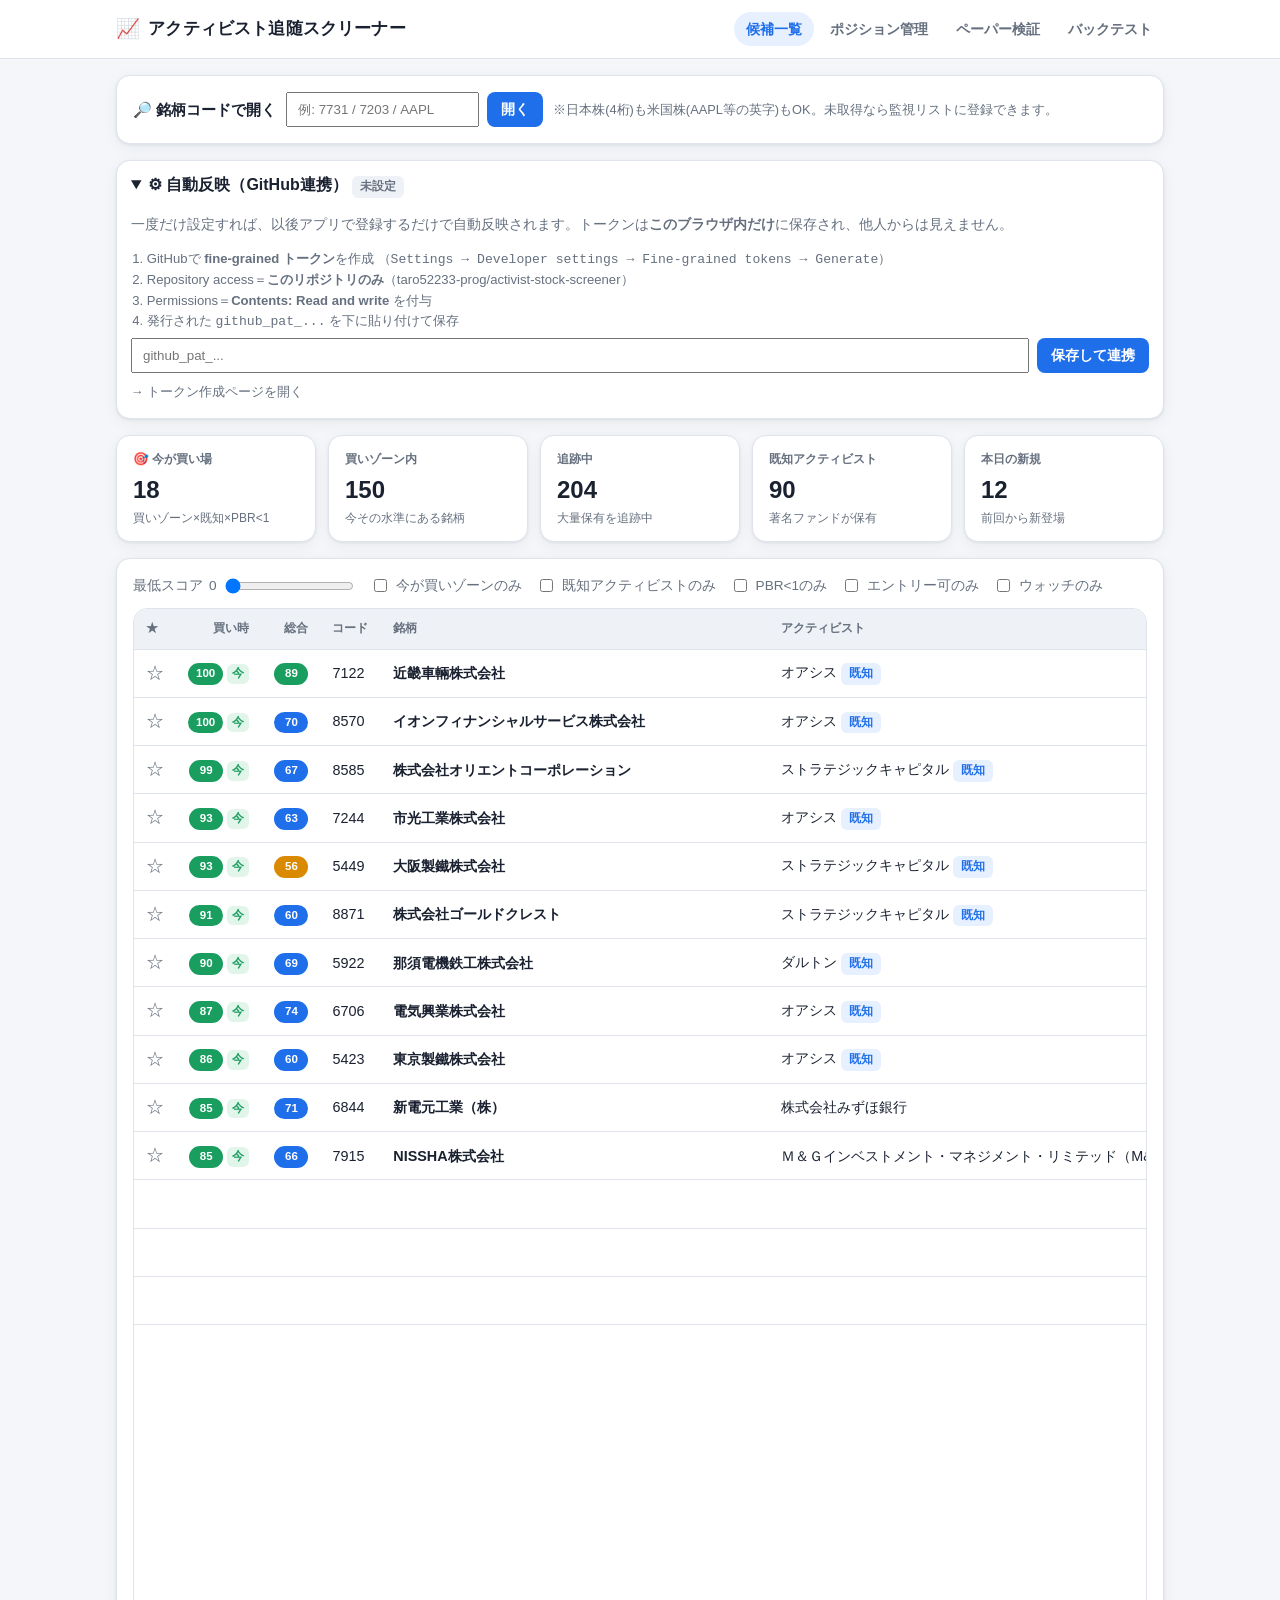
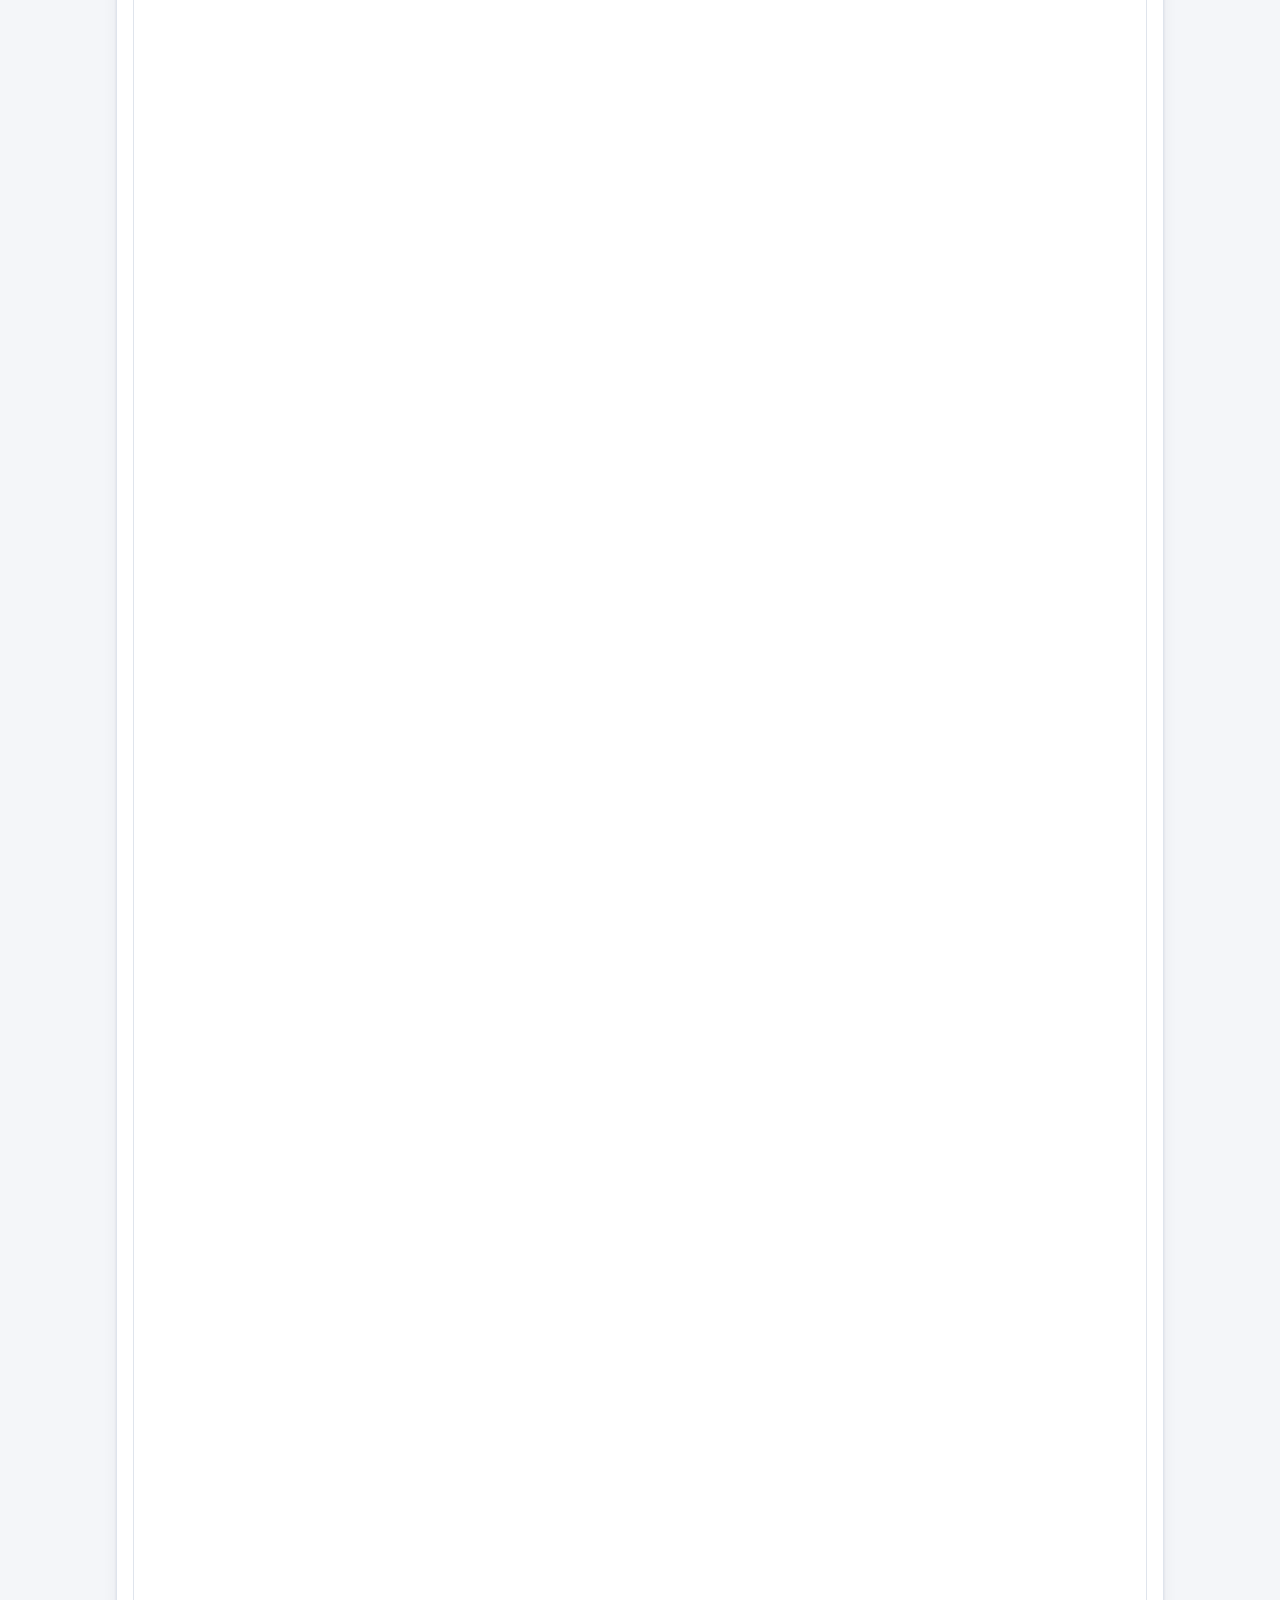
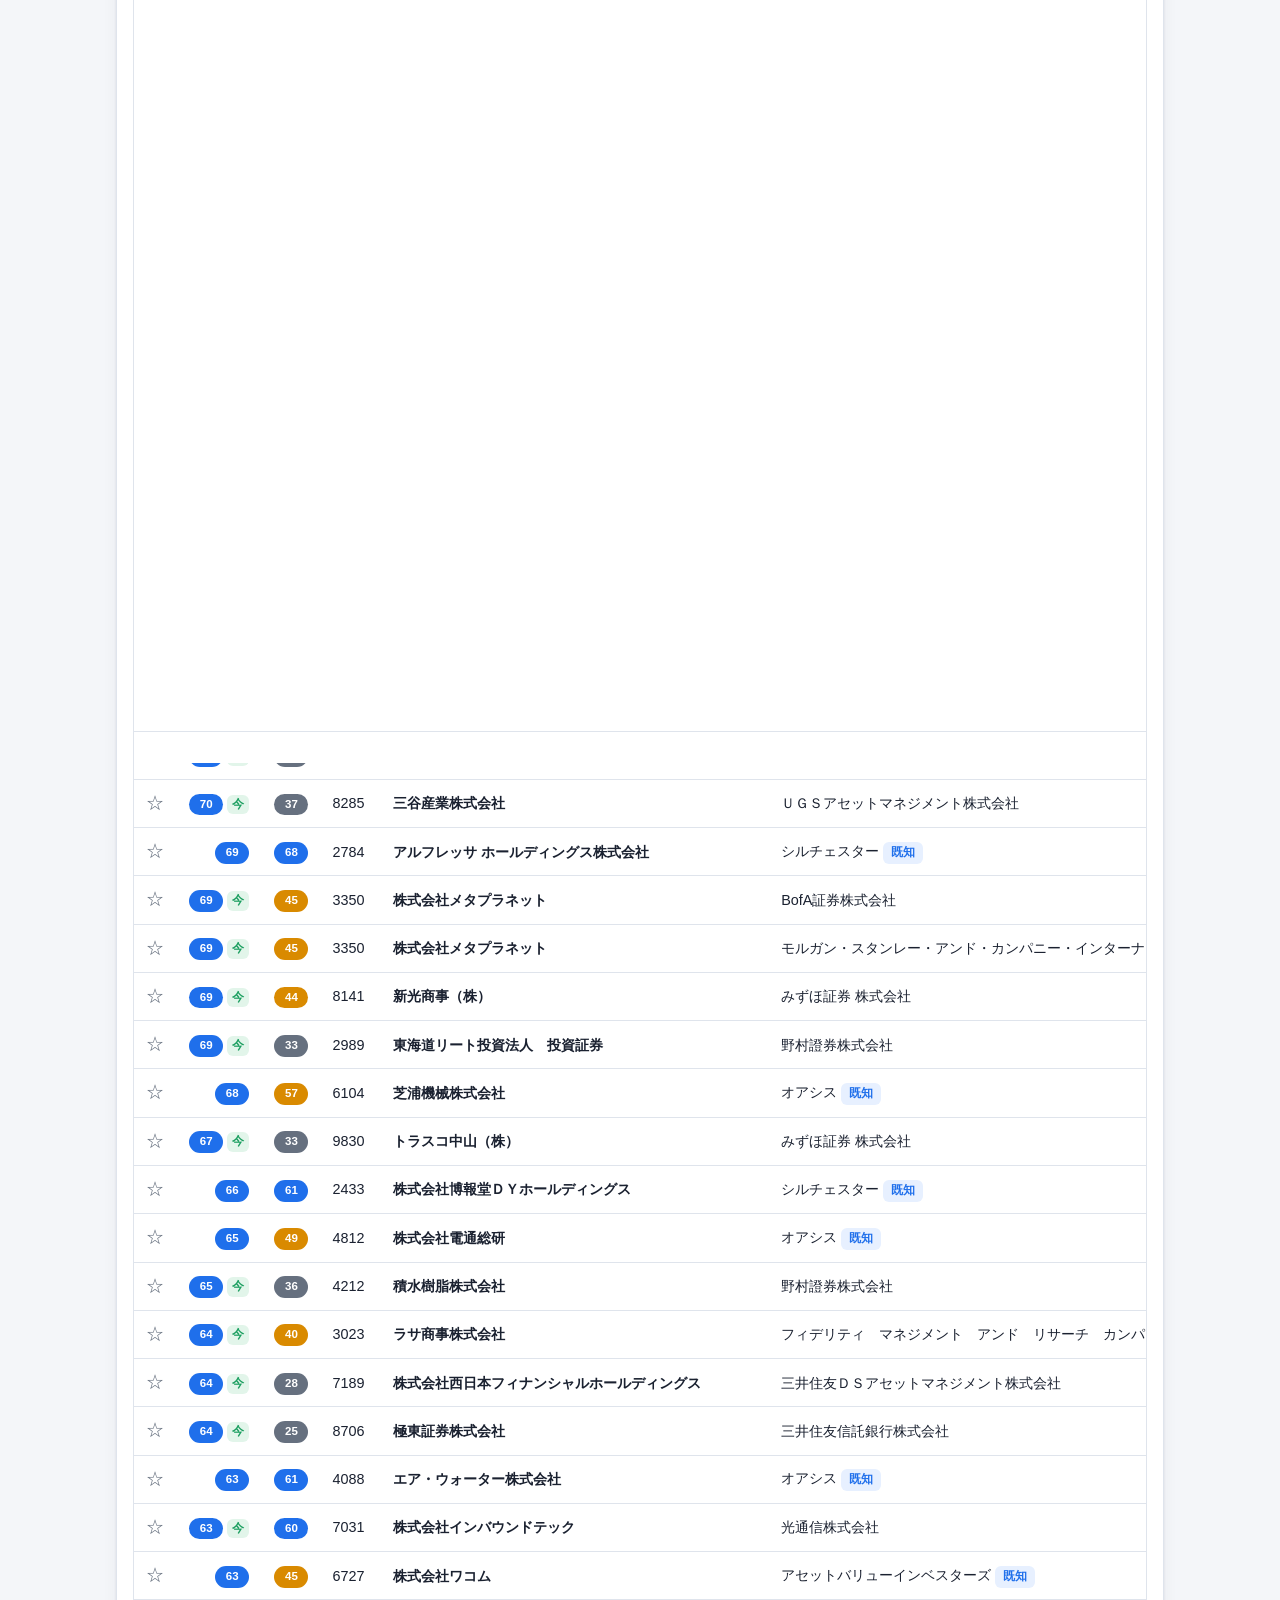
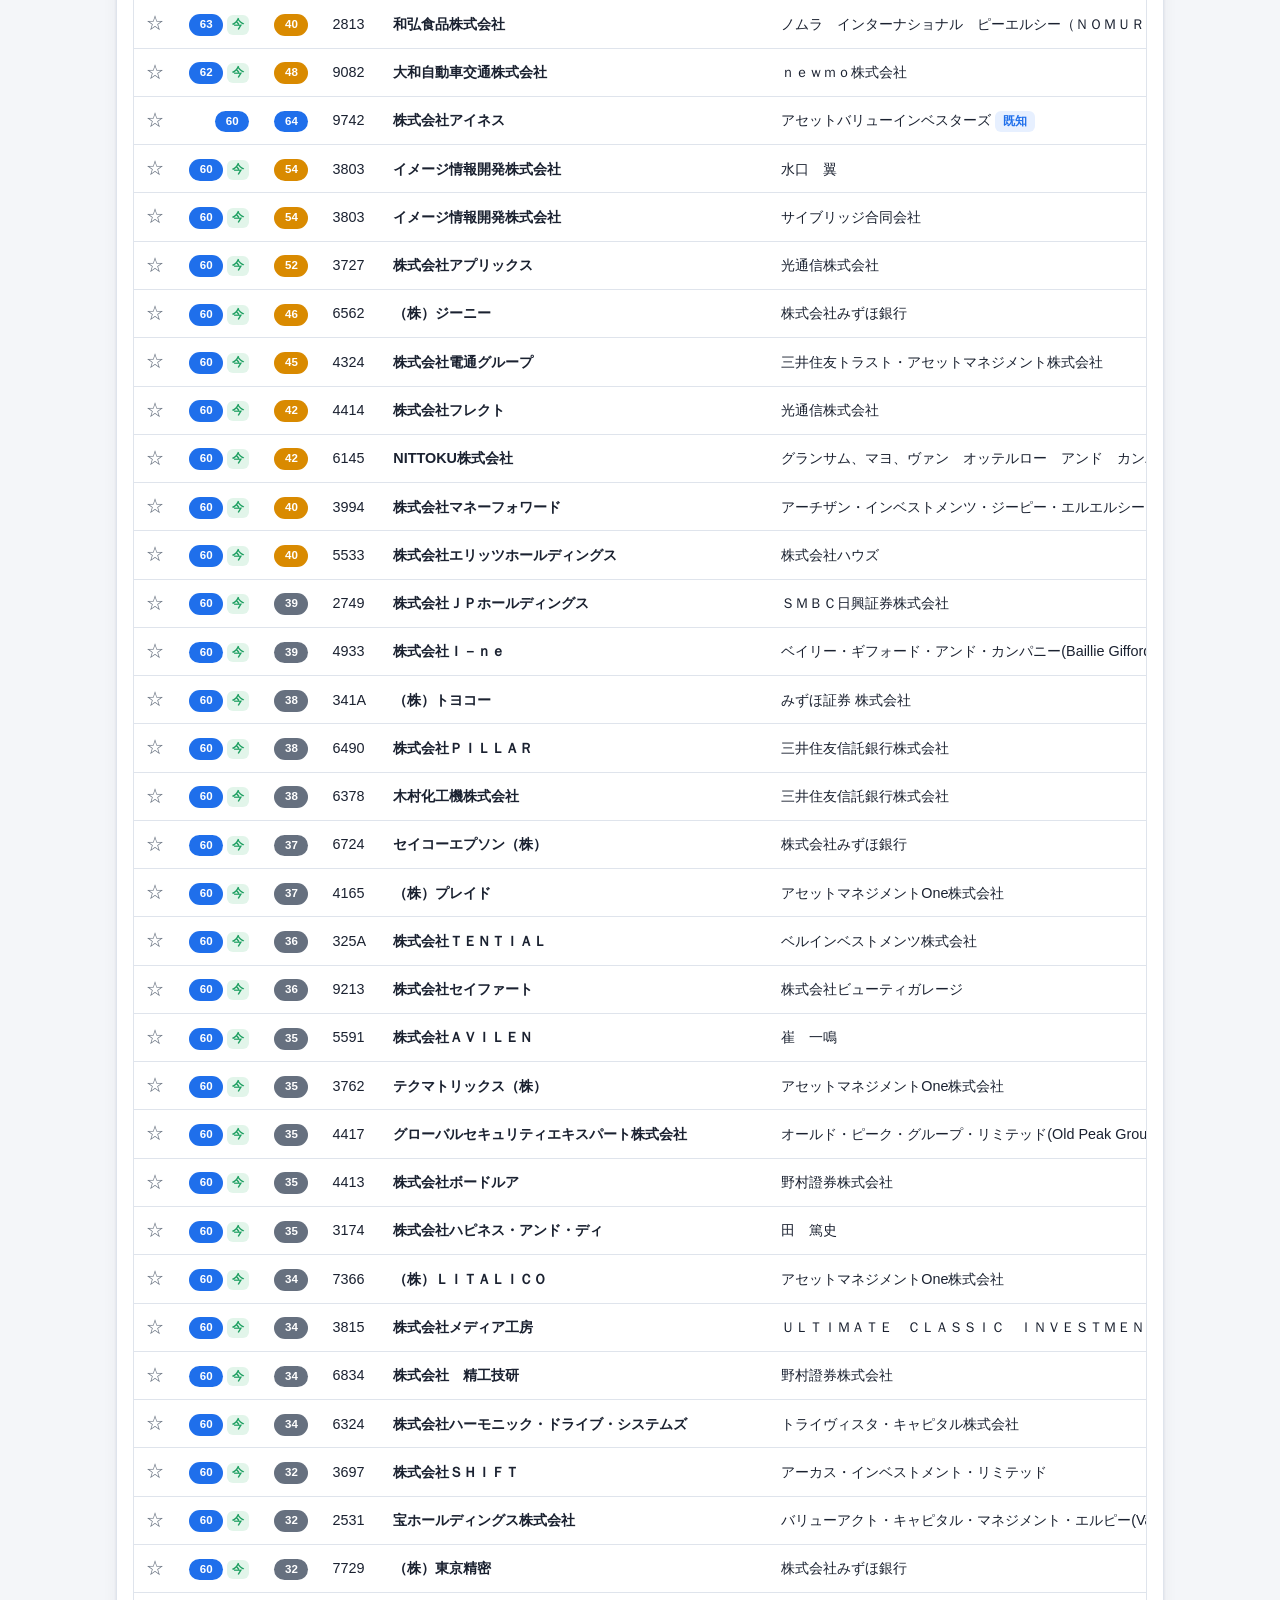
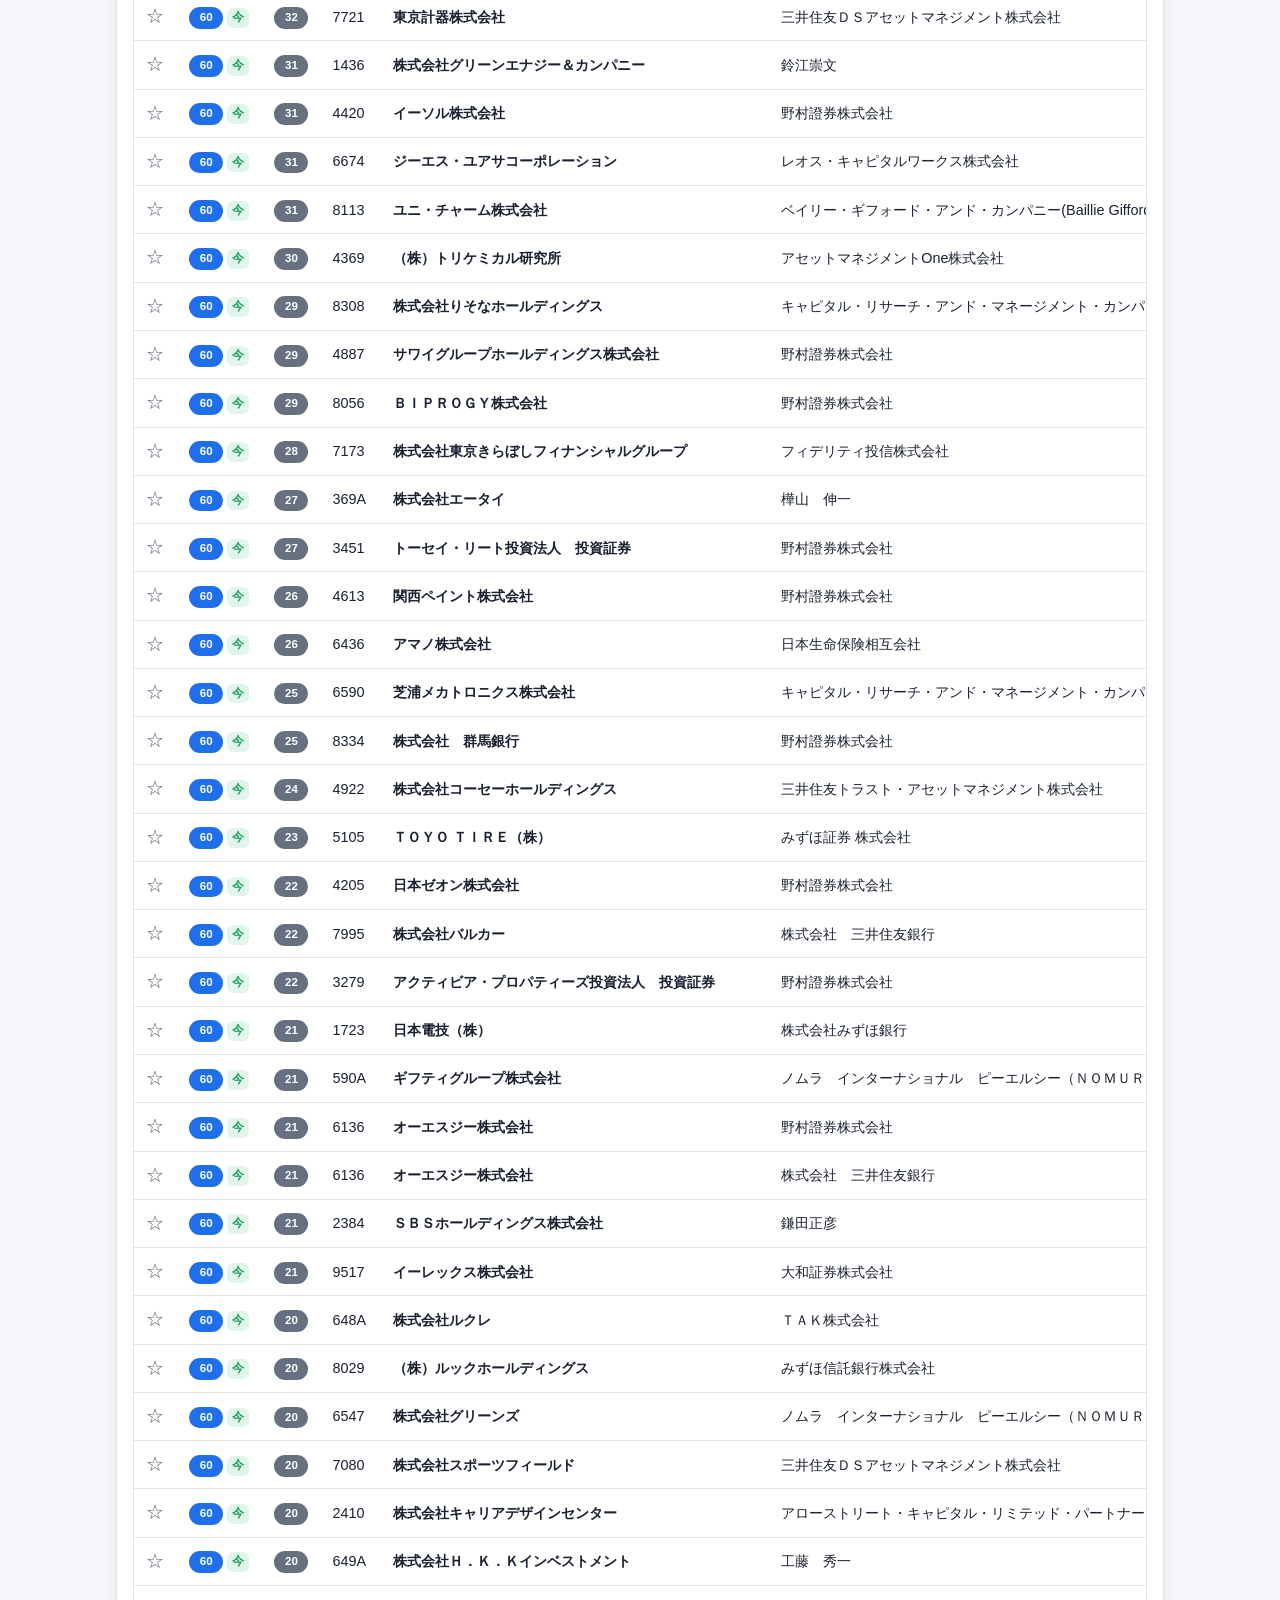
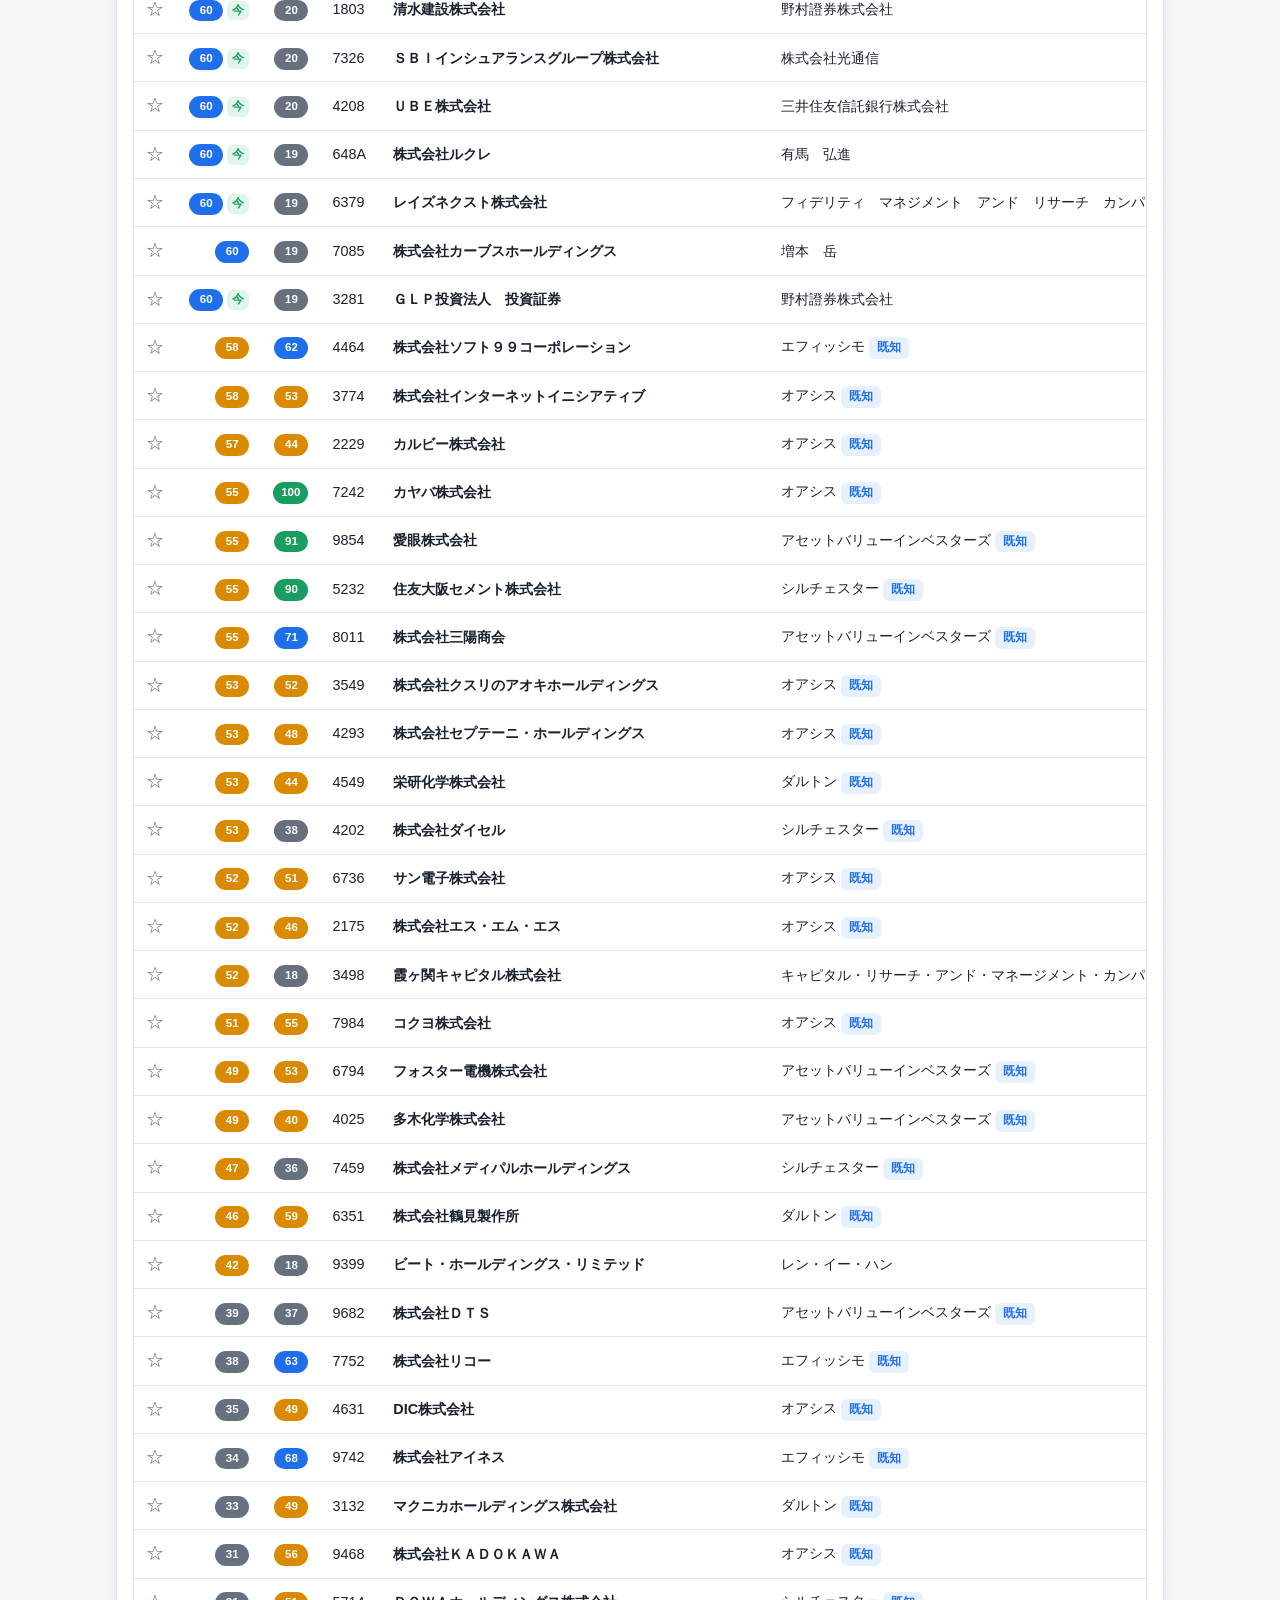
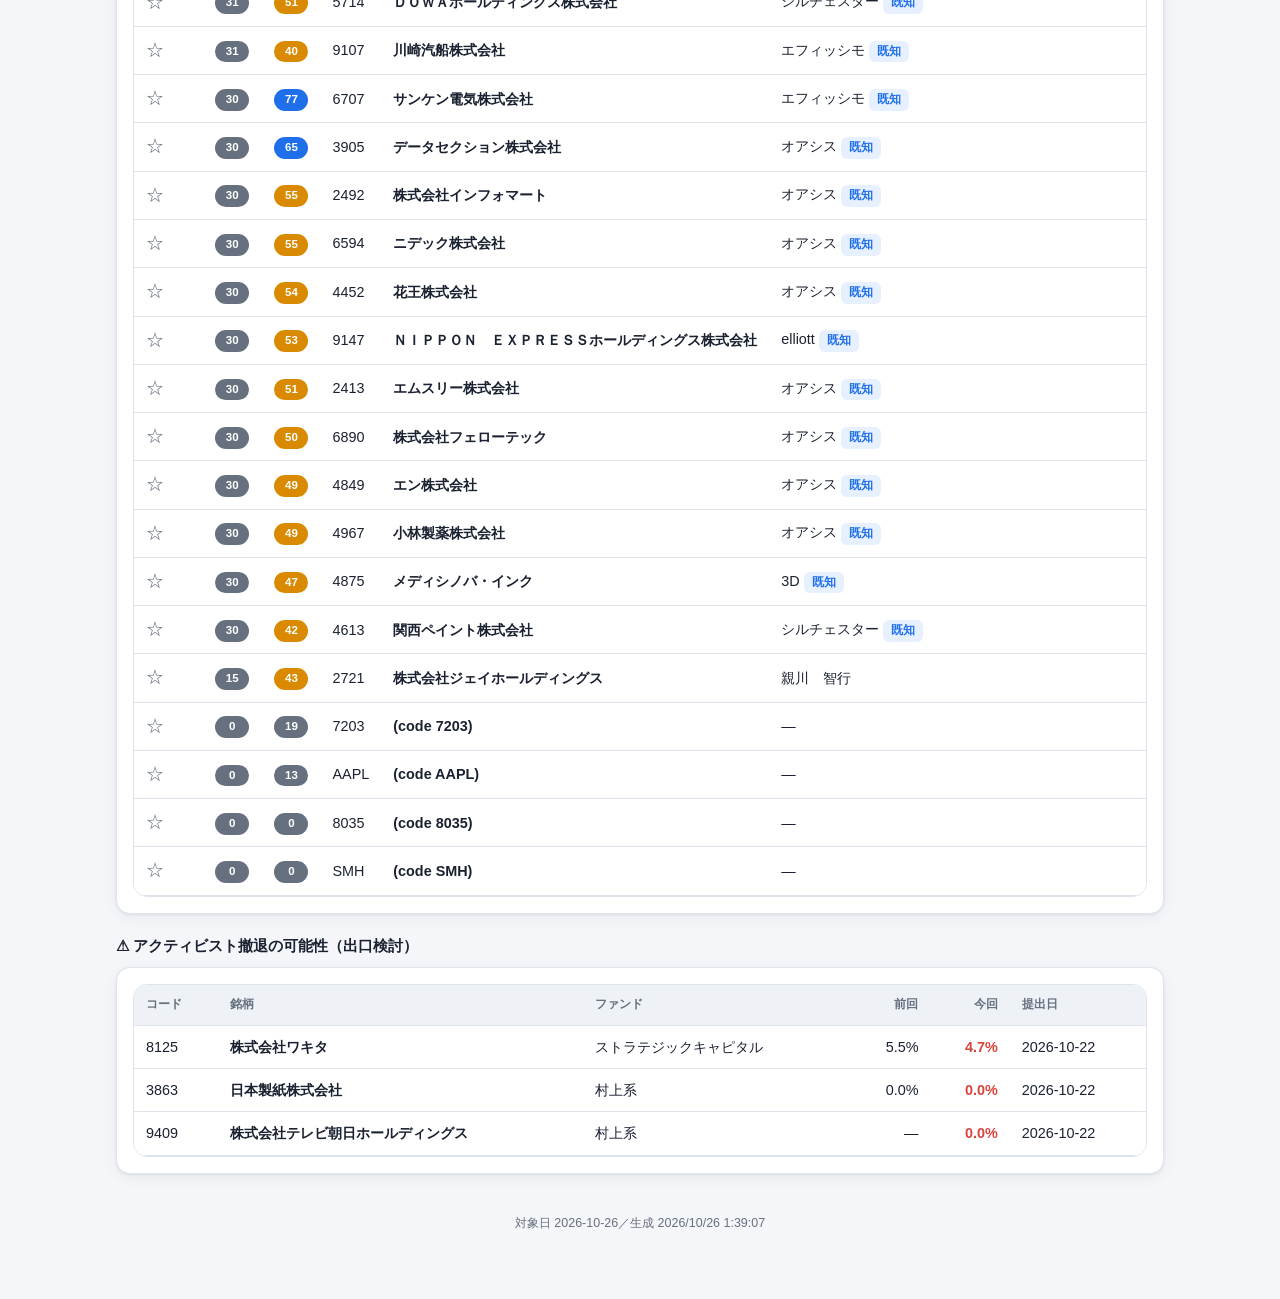
<file: docs/index.html>
<!DOCTYPE html>
<html lang="ja">
<head>
  <meta charset="utf-8" />
  <meta name="viewport" content="width=device-width, initial-scale=1" />
  <title>アクティビスト追随スクリーナー</title>
  <link rel="stylesheet" href="./css/styles.css" />
</head>
<body>
  <header class="appbar" id="appbar"></header>
  <main class="wrap">
    <div id="banner"></div>

    <div class="card" style="display:flex;align-items:center;gap:10px;flex-wrap:wrap">
      <strong style="font-size:.95rem">🔎 銘柄コードで開く</strong>
      <form id="codeForm" style="display:flex;gap:8px;flex-wrap:wrap">
        <input id="codeInput" list="codeList" placeholder="例: 7731 / 7203 / AAPL" class="field"
               style="padding:8px 10px;min-width:180px" autocomplete="off" />
        <datalist id="codeList"></datalist>
        <button class="btn" type="submit">開く</button>
      </form>
      <span class="muted" style="font-size:.8rem">※日本株(4桁)も米国株(AAPL等の英字)もOK。未取得なら監視リストに登録できます。</span>
    </div>

    <div id="ghSettings"></div>
    <div id="myWatch"></div>

    <section class="tiles" id="tiles"></section>

    <div class="card">
      <div class="filters">
        <label>最低スコア <span id="scoreVal">0</span>
          <input type="range" id="minScore" min="0" max="100" step="5" value="0" />
        </label>
        <label><input type="checkbox" id="onlyZone" /> 今が買いゾーンのみ</label>
        <label><input type="checkbox" id="onlyKnown" /> 既知アクティビストのみ</label>
        <label><input type="checkbox" id="onlyPbr" /> PBR&lt;1のみ</label>
        <label><input type="checkbox" id="onlyEntry" /> エントリー可のみ</label>
        <label><input type="checkbox" id="onlyWatch" /> ウォッチのみ</label>
      </div>
      <div class="table-scroll">
        <table id="tbl">
          <thead>
            <tr>
              <th class="l" data-k="star">★</th>
              <th data-k="buy">買い時</th>
              <th data-k="score">総合</th>
              <th class="l" data-k="code">コード</th>
              <th class="l" data-k="name">銘柄</th>
              <th class="l" data-k="fund">アクティビスト</th>
              <th data-k="holding_ratio">保有率</th>
              <th data-k="pbr">PBR</th>
              <th data-k="dividend_yield">利回り</th>
              <th data-k="deviation">提出日比</th>
              <th class="l" data-k="status">状態</th>
            </tr>
          </thead>
          <tbody id="tbody"></tbody>
        </table>
      </div>
      <div id="emptyMsg"></div>
    </div>

    <section id="exits"></section>

    <p class="footer" id="footer"></p>
  </main>

  <script src="./js/app.js"></script>
  <script>
    let DATA = null, ROWS = [], sortKey = "buy", sortDir = -1;

    function deviation(c){ return c.derived.deviation_from_filing; }
    function buyScore(c){ return (c.signal && c.signal.buy_score) || 0; }
    function buyBadge(c){
      const s = buyScore(c);
      const col = s>=80?'var(--good)':s>=60?'var(--accent)':s>=40?'var(--warn)':'var(--text-muted)';
      const zone = c.signal && c.signal.buy_zone ? ' <span class="chip ok" style="padding:1px 5px">今</span>' : '';
      return `<span class="badge score-badge" style="background:${col}">${s}</span>${zone}`;
    }

    function passFilters(c){
      const minScore = +document.getElementById("minScore").value;
      if (c.signal.score < minScore) return false;
      if (document.getElementById("onlyZone").checked && !(c.signal && c.signal.buy_zone)) return false;
      if (document.getElementById("onlyKnown").checked && !c.activist.is_known) return false;
      if (document.getElementById("onlyPbr").checked && !(c.derived.pbr !== null && c.derived.pbr < 1)) return false;
      if (document.getElementById("onlyEntry").checked && !c.signal.filters.entry_ok) return false;
      if (document.getElementById("onlyWatch").checked && !isWatched(c.code)) return false;
      return true;
    }

    function sortRows(rows){
      const get = {
        buy: c=>buyScore(c),
        score: c=>c.signal.score, code: c=>c.code, name: c=>c.name, fund: c=>c.activist.fund,
        holding_ratio: c=>c.activist.holding_ratio||0, pbr: c=>c.derived.pbr??999,
        dividend_yield: c=>c.derived.dividend_yield??999, deviation: c=>deviation(c)??999,
        status: c=>c.status, star: c=>isWatched(c.code)?0:1,
      }[sortKey] || (c=>c.signal.score);
      return rows.slice().sort((a,b)=>{
        const va=get(a), vb=get(b);
        if (va<vb) return -1*sortDir; if (va>vb) return 1*sortDir; return 0;
      });
    }

    function render(){
      const rows = sortRows(ROWS.filter(passFilters));
      const tb = document.getElementById("tbody");
      tb.innerHTML = rows.map(c=>{
        const dev = deviation(c);
        const devTxt = dev===null? "—" : (dev<=0? `<span class="pl-pos">${fmtPct(dev)}</span>` : `+${fmtPct(dev)}`);
        return `<tr data-code="${c.code}">
          <td class="l"><span class="star ${isWatched(c.code)?'on':''}" data-star="${c.code}">${isWatched(c.code)?'★':'☆'}</span></td>
          <td>${buyBadge(c)}</td>
          <td>${scoreBadge(c.signal.score)}</td>
          <td class="l">${c.code}</td>
          <td class="l name">${c.name}</td>
          <td class="l">${c.activist.fund||'—'} ${c.activist.is_known?'<span class="chip known">既知</span>':''}</td>
          <td>${fmtPct(c.activist.holding_ratio)}</td>
          <td>${fmt2(c.derived.pbr)}</td>
          <td>${fmtPct(c.derived.dividend_yield)}</td>
          <td>${devTxt}</td>
          <td class="l">${statusChip(c.status)}</td>
        </tr>`;
      }).join("");
      document.getElementById("emptyMsg").innerHTML = rows.length? "" : `<div class="empty">条件に合う銘柄がありません。フィルタを緩めてください。</div>`;

      tb.querySelectorAll("tr").forEach(tr=>{
        tr.addEventListener("click", e=>{
          if (e.target.dataset.star!==undefined) return;
          location.href = "stock.html?code=" + tr.dataset.code;
        });
      });
      tb.querySelectorAll("[data-star]").forEach(s=>{
        s.addEventListener("click", e=>{ e.stopPropagation(); toggleWatch(s.dataset.star); render(); });
      });
    }

    function renderTiles(){
      const cs = ROWS;
      const trio = cs.filter(c=>c.signal && c.signal.buy_zone && c.activist.is_known && c.derived.pbr!=null && c.derived.pbr<1).length;
      const zone = cs.filter(c=>c.signal && c.signal.buy_zone).length;
      const known = cs.filter(c=>c.activist.is_known).length;
      const nu = cs.filter(c=>c.status==='NEW').length;
      document.getElementById("tiles").innerHTML = `
        ${tile("🎯 今が買い場", trio, "買いゾーン×既知×PBR&lt;1")}
        ${tile("買いゾーン内", zone, "今その水準にある銘柄")}
        ${tile("追跡中", cs.length, "大量保有を追跡中")}
        ${tile("既知アクティビスト", known, "著名ファンドが保有")}
        ${tile("本日の新規", nu, "前回から新登場")}`;
    }
    function tile(k,v,sub){ return `<div class="tile"><div class="k">${k}</div><div class="v">${v}</div><div class="sub">${sub}</div></div>`; }

    function renderExits(){
      const ex = DATA.activist_exits||[];
      if(!ex.length){ document.getElementById("exits").innerHTML=""; return; }
      document.getElementById("exits").innerHTML = `
        <div class="section-title">⚠ アクティビスト撤退の可能性（出口検討）</div>
        <div class="card"><div class="table-scroll"><table>
          <thead><tr><th class="l">コード</th><th class="l">銘柄</th><th class="l">ファンド</th><th>前回</th><th>今回</th><th class="l">提出日</th></tr></thead>
          <tbody>${ex.map(e=>`<tr><td class="l">${e.code}</td><td class="l name">${e.name}</td><td class="l">${e.fund}</td><td>${fmtPct(e.prev_ratio)}</td><td><span class="pl-neg">${fmtPct(e.new_ratio)}</span></td><td class="l">${e.filing_date||'—'}</td></tr>`).join("")}</tbody>
        </table></div></div>`;
    }

    function bindFilters(){
      const ids=["onlyZone","onlyKnown","onlyPbr","onlyEntry","onlyWatch"];
      ids.forEach(id=>document.getElementById(id).addEventListener("change", render));
      const ms=document.getElementById("minScore");
      ms.addEventListener("input", ()=>{ document.getElementById("scoreVal").textContent=ms.value; render(); });
      document.querySelectorAll("#tbl thead th").forEach(th=>{
        th.addEventListener("click", ()=>{
          const k=th.dataset.k; if(k===sortKey) sortDir*=-1; else { sortKey=k; sortDir=(k==='code'||k==='name'||k==='fund'||k==='status')?1:-1; }
          render();
        });
      });
    }

    function bindCodeSearch(){
      const dl = document.getElementById("codeList");
      dl.innerHTML = ROWS.map(c=>`<option value="${c.code}">${c.code} ${c.name}</option>`).join("");
      document.getElementById("codeForm").addEventListener("submit", e=>{
        e.preventDefault();
        const raw = document.getElementById("codeInput").value.trim();
        const code = normCode(raw.split(/\s/)[0] || "");
        if (!code) return;
        // 追跡・監視の別を問わず開く。未取得コードは stock.html 側で登録パネルを表示。
        location.href = "stock.html?code=" + code;
      });
    }

    function renderGhSettings(){
      const box = document.getElementById("ghSettings");
      const on = ghConfigured();
      box.innerHTML = `<details class="card" ${on?'':'open'} style="padding:0">
        <summary style="cursor:pointer;padding:12px 14px;font-weight:600">
          ⚙ 自動反映（GitHub連携） ${on?'<span class="chip ok">設定済み</span>':'<span class="chip">未設定</span>'}
        </summary>
        <div style="padding:0 14px 14px">
          ${on ? `
            <p class="muted" style="font-size:.85rem">連携済みです。アプリで銘柄を<strong>登録／削除</strong>すると、
              <code>config/watchlist.txt</code> が自動更新され、翌営業日から自動取得されます。</p>
            <button class="btn" id="ghTest">接続テスト</button>
            <button class="linkbtn" id="ghClear" style="margin-left:12px">連携を解除（トークン削除）</button>
            <span class="muted" id="ghMsg" style="font-size:.8rem;margin-left:8px"></span>
          ` : `
            <p class="muted" style="font-size:.85rem;margin-top:4px">
              一度だけ設定すれば、以後アプリで登録するだけで自動反映されます。トークンは<strong>このブラウザ内だけ</strong>に保存され、他人からは見えません。
            </p>
            <ol class="muted" style="font-size:.82rem;padding-left:1.2em;margin:6px 0">
              <li>GitHubで <strong>fine-grained トークン</strong>を作成
                （<code>Settings → Developer settings → Fine-grained tokens → Generate</code>）</li>
              <li>Repository access＝<strong>このリポジトリのみ</strong>（${GH.owner}/${GH.repo}）</li>
              <li>Permissions＝<strong>Contents: Read and write</strong> を付与</li>
              <li>発行された <code>github_pat_...</code> を下に貼り付けて保存</li>
            </ol>
            <div style="display:flex;gap:8px;flex-wrap:wrap;align-items:center">
              <input id="ghToken" type="password" class="field" placeholder="github_pat_..." autocomplete="off"
                     style="padding:8px 10px;min-width:240px;flex:1" />
              <button class="btn" id="ghSave">保存して連携</button>
            </div>
            <div style="margin-top:6px"><a href="https://github.com/settings/personal-access-tokens/new" target="_blank" rel="noopener" class="muted" style="font-size:.8rem">→ トークン作成ページを開く</a>
              <span class="muted" id="ghMsg" style="font-size:.8rem;margin-left:8px"></span></div>
          `}
        </div>
      </details>`;
      const save = document.getElementById("ghSave");
      if (save) save.addEventListener("click", async ()=>{
        const t = document.getElementById("ghToken").value.trim();
        if (!t){ document.getElementById("ghMsg").textContent="トークンを入力してください"; return; }
        setGhToken(t);
        document.getElementById("ghMsg").textContent="接続を確認中…";
        const ok = await ghTestConnection();
        if (!ok){ clearGhToken(); document.getElementById("ghMsg").textContent="⚠ 接続失敗。権限（Contents:RW）とリポジトリ指定を確認してください"; return; }
        renderGhSettings(); renderMyWatch();
      });
      const clear = document.getElementById("ghClear");
      if (clear) clear.addEventListener("click", ()=>{ clearGhToken(); renderGhSettings(); renderMyWatch(); });
      const test = document.getElementById("ghTest");
      if (test) test.addEventListener("click", async ()=>{
        document.getElementById("ghMsg").textContent="確認中…";
        document.getElementById("ghMsg").textContent = (await ghTestConnection()) ? "✅ 接続OK" : "⚠ 接続失敗（権限/リポジトリを確認）";
      });
    }

    async function ghTestConnection(){
      try {
        const r = await ghApi(`repos/${GH.owner}/${GH.repo}/contents/${GH.path}?ref=${GH.branch}`);
        return r.status === 200 || r.status === 404;
      } catch { return false; }
    }

    function renderMyWatch(){
      const codes = getVWatch();
      const box = document.getElementById("myWatch");
      if (!codes.length){ box.innerHTML = ""; return; }
      const byCode = {}; ROWS.forEach(c=>byCode[c.code]=c);
      const rows = codes.map(code=>{
        const c = byCode[code];
        const has = !!c;
        const status = has ? '<span class="chip ok">取得済み</span>' : '<span class="chip">取得待ち</span>';
        const nm = has ? (/^\(code /.test(c.name) ? `銘柄 ${c.code}` : c.name) : '';
        const info = has ? `${nm}${c.derived.pbr!=null?`｜PBR${fmt2(c.derived.pbr)}`:''}` : '<span class="muted">日次取得に載るとチャート・財務が表示されます</span>';
        const flag = isUsTicker(code) ? ' <span class="chip">🇺🇸</span>' : '';
        return `<tr data-code="${code}"><td class="l">${code}${flag}</td><td class="l">${info}</td><td>${status}</td>
          <td class="l"><a href="stock.html?code=${code}">開く</a> <button class="linkbtn" data-del="${code}">削除</button></td></tr>`;
      }).join("");
      const linked = ghConfigured();
      const note = linked
        ? `GitHub連携済み：登録／削除は <code>config/watchlist.txt</code> に<strong>自動反映</strong>されます（翌営業日から自動取得）。`
        : `ブラウザに保存された監視コードです。<strong>毎日データを取得</strong>するには、上の「⚙ 自動反映」を設定するか、この一覧を <code>config/watchlist.txt</code> に反映してください。`;
      box.innerHTML = `<div class="section-title">👁 マイ監視リスト（${codes.length}件）</div>
        <div class="card">
          <p class="muted" style="font-size:.82rem;margin:0 0 10px">${note}</p>
          <div class="table-scroll"><table>
            <thead><tr><th class="l">コード</th><th class="l">銘柄 / 指標</th><th>状態</th><th class="l">操作</th></tr></thead>
            <tbody>${rows}</tbody>
          </table></div>
          <div style="margin-top:10px;display:flex;gap:8px;flex-wrap:wrap;align-items:center">
            ${linked ? '' : '<button class="btn" id="copyWatch">📋 watchlist.txt 用にコピー</button>'}
            <span class="muted" id="copyMsg" style="font-size:.8rem"></span>
          </div>
        </div>`;
      box.querySelectorAll("[data-del]").forEach(b=>b.addEventListener("click", async ()=>{
        const msg = document.getElementById("copyMsg");
        if (linked && msg) msg.textContent = "反映中…";
        const r = await unregisterWatch(b.dataset.del);
        renderMyWatch();
        const m2 = document.getElementById("copyMsg"); if (linked && m2) m2.textContent = ghResultMsg(r);
      }));
      const cp = document.getElementById("copyWatch");
      if (cp) cp.addEventListener("click", async ()=>{
        const txt = getVWatch().join("\n") + "\n";
        try { await navigator.clipboard.writeText(txt); document.getElementById("copyMsg").textContent = "コピーしました"; }
        catch { document.getElementById("copyMsg").textContent = txt.replace(/\n/g," "); }
      });
    }

    (async ()=>{
      renderHeader("index.html");
      try {
        DATA = await loadData();
        ROWS = DATA.candidates || [];
        document.getElementById("banner").innerHTML = sampleBanner(DATA);
        renderTiles(); renderExits(); bindFilters(); bindCodeSearch(); renderGhSettings(); renderMyWatch(); render();
        document.getElementById("footer").textContent =
          `対象日 ${DATA.as_of_date}／生成 ${new Date(DATA.generated_at).toLocaleString("ja-JP")}`;
      } catch(err){
        document.getElementById("banner").innerHTML = `<div class="banner info">データを読み込めませんでした。日次パイプラインがまだ実行されていない可能性があります。（${err.message}）</div>`;
      }
    })();
  </script>
</body>
</html>
</file>
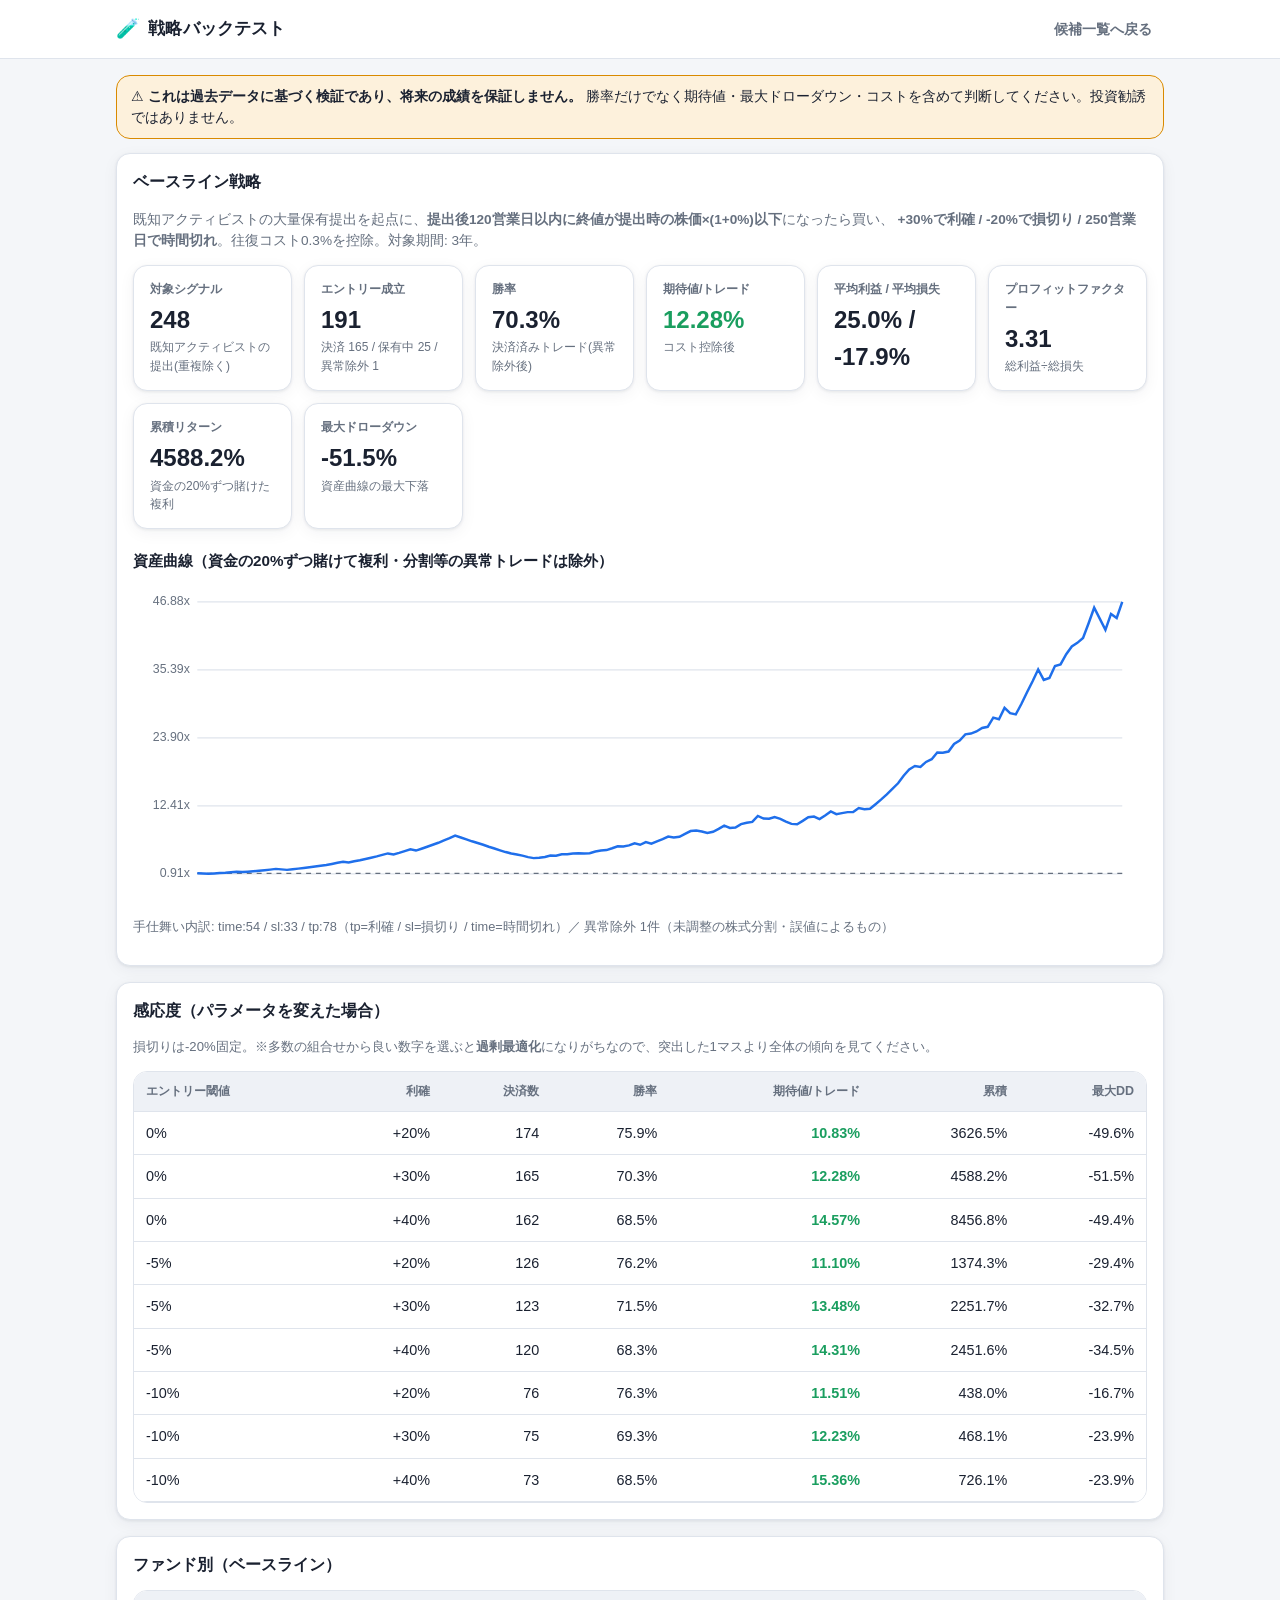
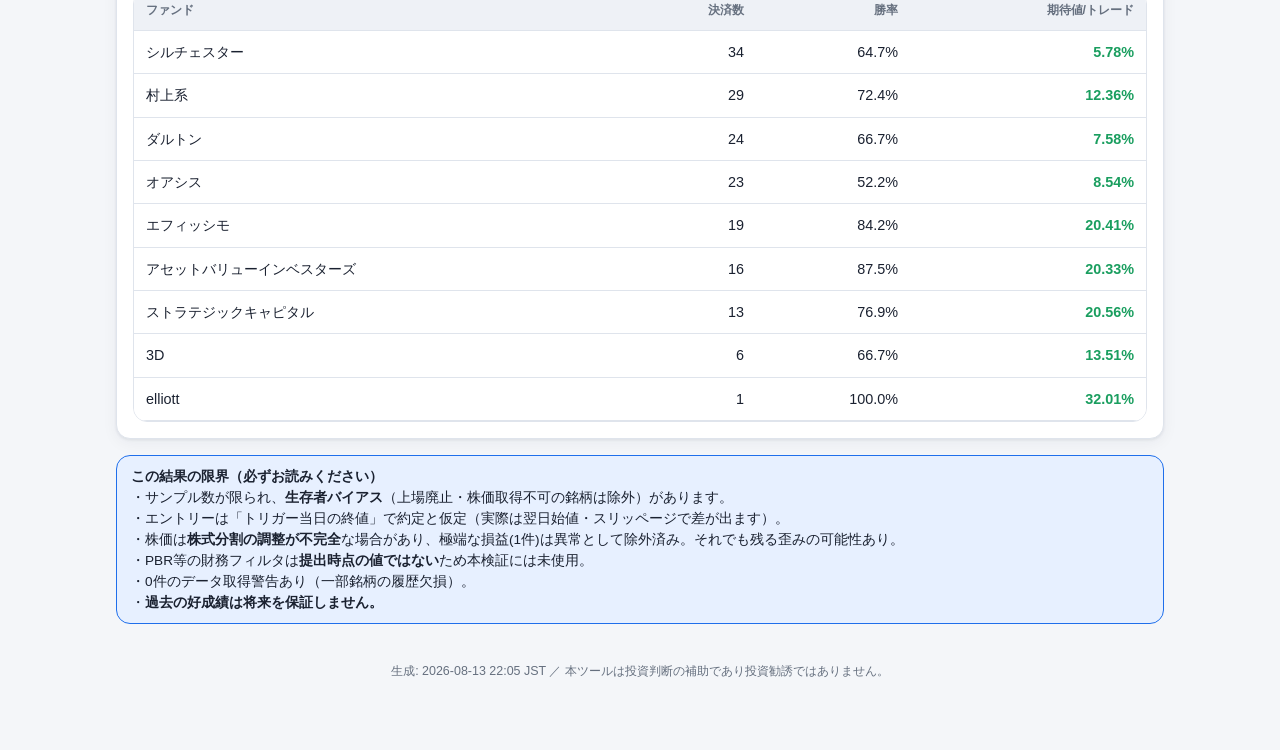
<file: docs/backtest.html>
<!DOCTYPE html>
<html lang="ja"><head><meta charset="utf-8"/>
<meta name="viewport" content="width=device-width, initial-scale=1"/>
<title>バックテスト | アクティビスト追随スクリーナー</title>
<link rel="stylesheet" href="./css/styles.css"/></head>
<body>
<header class="appbar"><div class="appbar-inner">
  <div class="brand"><span class="logo">🧪</span> 戦略バックテスト</div>
  <nav class="nav"><a href="index.html">候補一覧へ戻る</a></nav>
</div></header>
<main class="wrap">
  <div class="banner sample">⚠ <strong>これは過去データに基づく検証であり、将来の成績を保証しません。</strong>
    勝率だけでなく期待値・最大ドローダウン・コストを含めて判断してください。投資勧誘ではありません。</div>

  <div class="card">
    <h2>ベースライン戦略</h2>
    <p class="muted" style="font-size:.85rem">
      既知アクティビストの大量保有提出を起点に、<strong>提出後120営業日以内に終値が提出時の株価×(1+0%)以下</strong>になったら買い、
      <strong>+30%で利確 / -20%で損切り / 250営業日で時間切れ</strong>。往復コスト0.3%を控除。対象期間: 3年。
    </p>
    <section class="tiles"><div class="tile"><div class="k">対象シグナル</div><div class="v">248</div><div class="sub">既知アクティビストの提出(重複除く)</div></div><div class="tile"><div class="k">エントリー成立</div><div class="v">191</div><div class="sub">決済 165 / 保有中 25 / 異常除外 1</div></div><div class="tile"><div class="k">勝率</div><div class="v">70.3%</div><div class="sub">決済済みトレード(異常除外後)</div></div><div class="tile"><div class="k">期待値/トレード</div><div class="v"><span class="pl-pos">12.28%</span></div><div class="sub">コスト控除後</div></div><div class="tile"><div class="k">平均利益 / 平均損失</div><div class="v">25.0% / -17.9%</div><div class="sub"></div></div><div class="tile"><div class="k">プロフィットファクター</div><div class="v">3.31</div><div class="sub">総利益÷総損失</div></div><div class="tile"><div class="k">累積リターン</div><div class="v">4588.2%</div><div class="sub">資金の20%ずつ賭けた複利</div></div><div class="tile"><div class="k">最大ドローダウン</div><div class="v">-51.5%</div><div class="sub">資産曲線の最大下落</div></div></section>
    <div class="section-title">資産曲線（資金の20%ずつ賭けて複利・分割等の異常トレードは除外）</div>
    <div class="chart-scroll"><svg viewBox="0 0 820 260" width="100%"><line x1="52" y1="236.0" x2="800" y2="236.0" stroke="var(--border)"/><text x="46" y="236.0" text-anchor="end" dominant-baseline="middle" font-size="10" fill="var(--text-muted)">0.91x</text><line x1="52" y1="181.0" x2="800" y2="181.0" stroke="var(--border)"/><text x="46" y="181.0" text-anchor="end" dominant-baseline="middle" font-size="10" fill="var(--text-muted)">12.41x</text><line x1="52" y1="126.0" x2="800" y2="126.0" stroke="var(--border)"/><text x="46" y="126.0" text-anchor="end" dominant-baseline="middle" font-size="10" fill="var(--text-muted)">23.90x</text><line x1="52" y1="71.0" x2="800" y2="71.0" stroke="var(--border)"/><text x="46" y="71.0" text-anchor="end" dominant-baseline="middle" font-size="10" fill="var(--text-muted)">35.39x</text><line x1="52" y1="16.0" x2="800" y2="16.0" stroke="var(--border)"/><text x="46" y="16.0" text-anchor="end" dominant-baseline="middle" font-size="10" fill="var(--text-muted)">46.88x</text><line x1="52" y1="235.6" x2="800" y2="235.6" stroke="var(--text-muted)" stroke-dasharray="4 4"/><polyline points="52.0,235.6 56.5,235.8 61.1,236.0 65.6,235.7 70.1,235.4 74.7,235.1 79.2,234.7 83.7,234.4 88.3,234.6 92.8,234.3 97.3,233.9 101.9,233.5 106.4,233.1 110.9,232.6 115.5,232.0 120.0,232.4 124.5,232.8 129.1,232.3 133.6,231.8 138.1,231.3 142.7,230.7 147.2,230.1 151.7,229.4 156.3,228.8 160.8,228.0 165.3,227.1 169.9,226.3 174.4,226.9 178.9,225.9 183.5,225.0 188.0,224.0 192.5,223.0 197.1,221.9 201.6,220.7 206.1,219.5 210.7,220.3 215.2,219.1 219.7,217.6 224.3,216.2 228.8,217.2 233.3,215.7 237.9,214.1 242.4,212.5 246.9,210.9 251.5,209.0 256.0,207.2 260.5,205.1 265.1,206.6 269.6,208.2 274.1,209.7 278.7,211.1 283.2,212.5 287.7,214.1 292.3,215.5 296.8,217.0 301.3,218.4 305.9,219.5 310.4,220.4 314.9,221.3 319.5,222.5 324.0,223.3 328.5,223.0 333.1,222.4 337.6,221.2 342.1,221.3 346.7,220.2 351.2,220.1 355.7,219.5 360.3,219.3 364.8,219.6 369.3,219.3 373.9,218.0 378.4,217.1 382.9,216.8 387.5,215.3 392.0,213.7 396.5,213.9 401.1,213.0 405.6,211.3 410.1,212.5 414.7,210.3 419.2,211.6 423.7,209.8 428.3,207.9 432.8,205.9 437.3,206.6 441.9,206.0 446.4,203.7 450.9,201.4 455.5,201.0 460.0,201.8 464.5,203.0 469.1,202.0 473.6,199.7 478.1,197.1 482.7,198.9 487.2,198.6 491.7,195.8 496.3,194.7 500.8,194.0 505.3,189.2 509.9,191.3 514.4,191.5 518.9,190.1 523.5,191.5 528.0,193.7 532.5,195.6 537.1,195.9 541.6,193.2 546.1,190.3 550.7,189.7 555.2,191.7 559.7,188.8 564.3,185.6 568.8,187.8 573.3,186.9 577.9,186.1 582.4,186.1 586.9,182.8 591.5,183.8 596.0,183.4 600.5,179.7 605.1,175.8 609.6,171.7 614.1,167.3 618.7,162.8 623.2,156.7 627.7,151.6 632.3,148.8 636.8,149.6 641.3,145.5 645.9,143.3 650.4,137.9 654.9,138.1 659.5,137.1 664.0,131.0 668.5,128.2 673.1,123.2 677.6,122.6 682.1,120.9 686.7,118.1 691.2,117.1 695.7,109.7 700.3,111.0 704.8,101.8 709.3,106.1 713.9,107.1 718.4,98.7 722.9,89.4 727.5,80.3 732.0,70.7 736.5,79.2 741.1,77.6 745.6,67.9 750.1,66.6 754.7,58.4 759.2,52.1 763.7,49.2 768.3,45.3 772.8,33.4 777.3,20.8 781.9,29.8 786.4,38.7 790.9,25.8 795.5,29.1 800.0,16.0" fill="none" stroke="var(--accent)" stroke-width="2"/></svg></div>
    <p class="muted" style="font-size:.8rem">手仕舞い内訳: time:54 / sl:33 / tp:78（tp=利確 / sl=損切り / time=時間切れ）／ 異常除外 1件（未調整の株式分割・誤値によるもの）</p>
  </div>

  <div class="card">
    <h2>感応度（パラメータを変えた場合）</h2>
    <p class="muted" style="font-size:.82rem">損切りは-20%固定。※多数の組合せから良い数字を選ぶと<strong>過剰最適化</strong>になりがちなので、突出した1マスより全体の傾向を見てください。</p>
    <div class="table-scroll"><table>
      <thead><tr><th>エントリー閾値</th><th>利確</th><th>決済数</th><th>勝率</th><th>期待値/トレード</th><th>累積</th><th>最大DD</th></tr></thead>
      <tbody><tr><td>0%</td><td>+20%</td><td>174</td><td>75.9%</td><td class="pl-pos">10.83%</td><td>3626.5%</td><td>-49.6%</td></tr><tr><td>0%</td><td>+30%</td><td>165</td><td>70.3%</td><td class="pl-pos">12.28%</td><td>4588.2%</td><td>-51.5%</td></tr><tr><td>0%</td><td>+40%</td><td>162</td><td>68.5%</td><td class="pl-pos">14.57%</td><td>8456.8%</td><td>-49.4%</td></tr><tr><td>-5%</td><td>+20%</td><td>126</td><td>76.2%</td><td class="pl-pos">11.10%</td><td>1374.3%</td><td>-29.4%</td></tr><tr><td>-5%</td><td>+30%</td><td>123</td><td>71.5%</td><td class="pl-pos">13.48%</td><td>2251.7%</td><td>-32.7%</td></tr><tr><td>-5%</td><td>+40%</td><td>120</td><td>68.3%</td><td class="pl-pos">14.31%</td><td>2451.6%</td><td>-34.5%</td></tr><tr><td>-10%</td><td>+20%</td><td>76</td><td>76.3%</td><td class="pl-pos">11.51%</td><td>438.0%</td><td>-16.7%</td></tr><tr><td>-10%</td><td>+30%</td><td>75</td><td>69.3%</td><td class="pl-pos">12.23%</td><td>468.1%</td><td>-23.9%</td></tr><tr><td>-10%</td><td>+40%</td><td>73</td><td>68.5%</td><td class="pl-pos">15.36%</td><td>726.1%</td><td>-23.9%</td></tr></tbody></table></div>
  </div>

  <div class="card">
    <h2>ファンド別（ベースライン）</h2>
    <div class="table-scroll"><table>
      <thead><tr><th class="l">ファンド</th><th>決済数</th><th>勝率</th><th>期待値/トレード</th></tr></thead>
      <tbody><tr><td class="l">シルチェスター</td><td>34</td><td>64.7%</td><td class="pl-pos">5.78%</td></tr><tr><td class="l">村上系</td><td>29</td><td>72.4%</td><td class="pl-pos">12.36%</td></tr><tr><td class="l">ダルトン</td><td>24</td><td>66.7%</td><td class="pl-pos">7.58%</td></tr><tr><td class="l">オアシス</td><td>23</td><td>52.2%</td><td class="pl-pos">8.54%</td></tr><tr><td class="l">エフィッシモ</td><td>19</td><td>84.2%</td><td class="pl-pos">20.41%</td></tr><tr><td class="l">アセットバリューインベスターズ</td><td>16</td><td>87.5%</td><td class="pl-pos">20.33%</td></tr><tr><td class="l">ストラテジックキャピタル</td><td>13</td><td>76.9%</td><td class="pl-pos">20.56%</td></tr><tr><td class="l">3D</td><td>6</td><td>66.7%</td><td class="pl-pos">13.51%</td></tr><tr><td class="l">elliott</td><td>1</td><td>100.0%</td><td class="pl-pos">32.01%</td></tr></tbody></table></div>
  </div>

  <div class="banner info">
    <strong>この結果の限界（必ずお読みください）</strong><br>
    ・サンプル数が限られ、<strong>生存者バイアス</strong>（上場廃止・株価取得不可の銘柄は除外）があります。<br>
    ・エントリーは「トリガー当日の終値」で約定と仮定（実際は翌日始値・スリッページで差が出ます）。<br>
    ・株価は<strong>株式分割の調整が不完全</strong>な場合があり、極端な損益(1件)は異常として除外済み。それでも残る歪みの可能性あり。<br>
    ・PBR等の財務フィルタは<strong>提出時点の値ではない</strong>ため本検証には未使用。<br>
    ・0件のデータ取得警告あり（一部銘柄の履歴欠損）。<br>
    ・<strong>過去の好成績は将来を保証しません。</strong>
  </div>

  <p class="footer">生成: 2026-08-13 22:05 JST ／ 本ツールは投資判断の補助であり投資勧誘ではありません。</p>
</main></body></html>
</file>
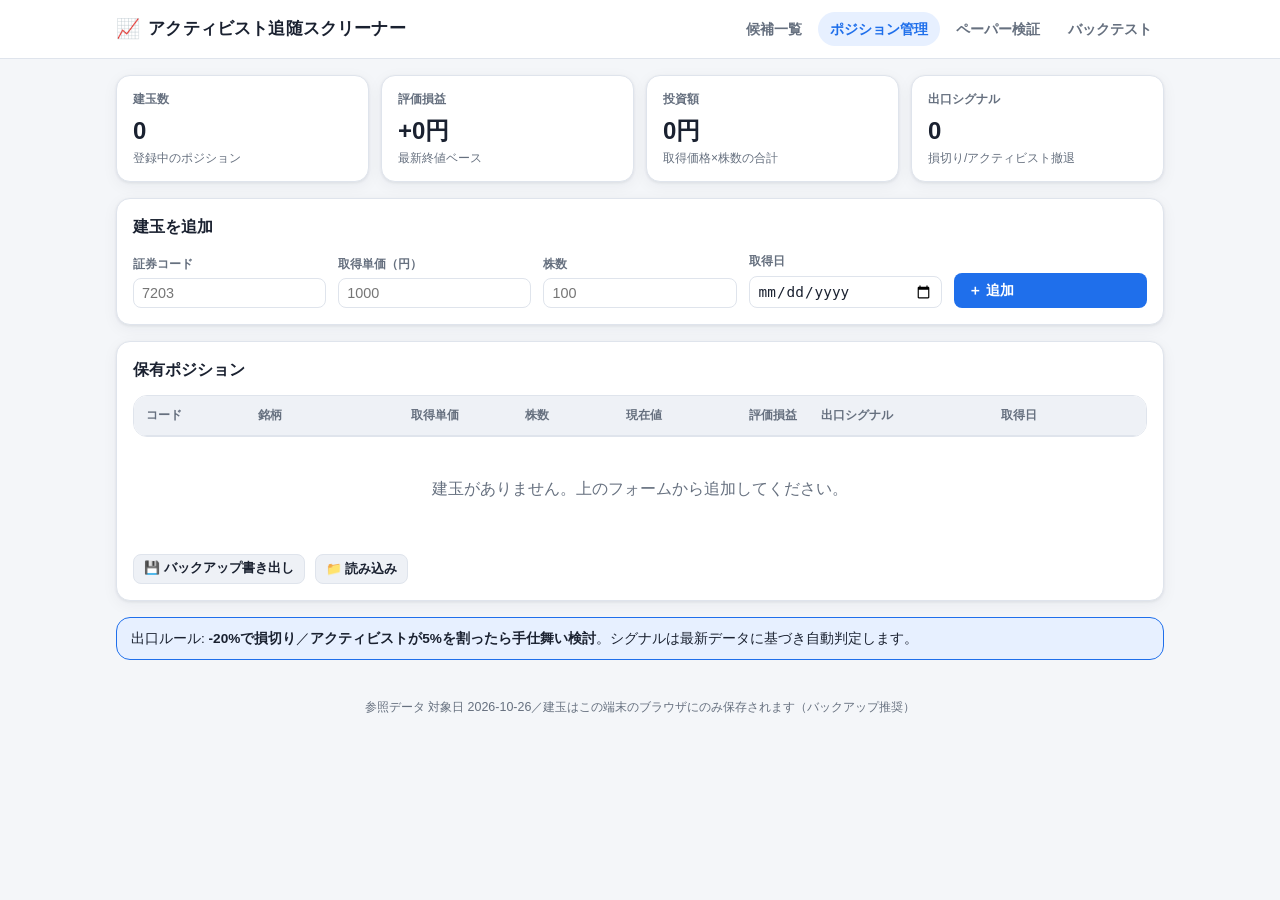
<file: docs/positions.html>
<!DOCTYPE html>
<html lang="ja">
<head>
  <meta charset="utf-8" />
  <meta name="viewport" content="width=device-width, initial-scale=1" />
  <title>ポジション管理 | アクティビスト追随スクリーナー</title>
  <link rel="stylesheet" href="./css/styles.css" />
</head>
<body>
  <header class="appbar" id="appbar"></header>
  <main class="wrap">
    <div id="banner"></div>

    <section class="tiles" id="tiles"></section>

    <div class="card">
      <h2>建玉を追加</h2>
      <form id="posForm">
        <div class="form-grid">
          <div class="field"><label>証券コード</label><input id="f_code" placeholder="7203" required /></div>
          <div class="field"><label>取得単価（円）</label><input id="f_entry" type="number" step="any" placeholder="1000" required /></div>
          <div class="field"><label>株数</label><input id="f_shares" type="number" step="any" placeholder="100" required /></div>
          <div class="field"><label>取得日</label><input id="f_date" type="date" /></div>
          <button class="btn" type="submit">＋ 追加</button>
        </div>
      </form>
    </div>

    <div class="card">
      <h2>保有ポジション</h2>
      <div class="table-scroll">
        <table>
          <thead><tr>
            <th class="l">コード</th><th class="l">銘柄</th><th>取得単価</th><th>株数</th>
            <th>現在値</th><th>評価損益</th><th class="l">出口シグナル</th><th class="l">取得日</th><th></th>
          </tr></thead>
          <tbody id="posBody"></tbody>
        </table>
      </div>
      <div id="posEmpty"></div>
      <div style="margin-top:12px;display:flex;gap:10px;flex-wrap:wrap">
        <button class="btn secondary small" id="exportBtn">💾 バックアップ書き出し</button>
        <label class="btn secondary small">📁 読み込み<input type="file" id="importFile" accept="application/json" hidden /></label>
      </div>
    </div>

    <div class="banner info">
      出口ルール: <strong>-20%で損切り</strong>／<strong>アクティビストが5%を割ったら手仕舞い検討</strong>。シグナルは最新データに基づき自動判定します。
    </div>

    <p class="footer" id="footer"></p>
  </main>
  <script src="./js/app.js"></script>
  <script src="./js/positions.js"></script>
</body>
</html>
</file>
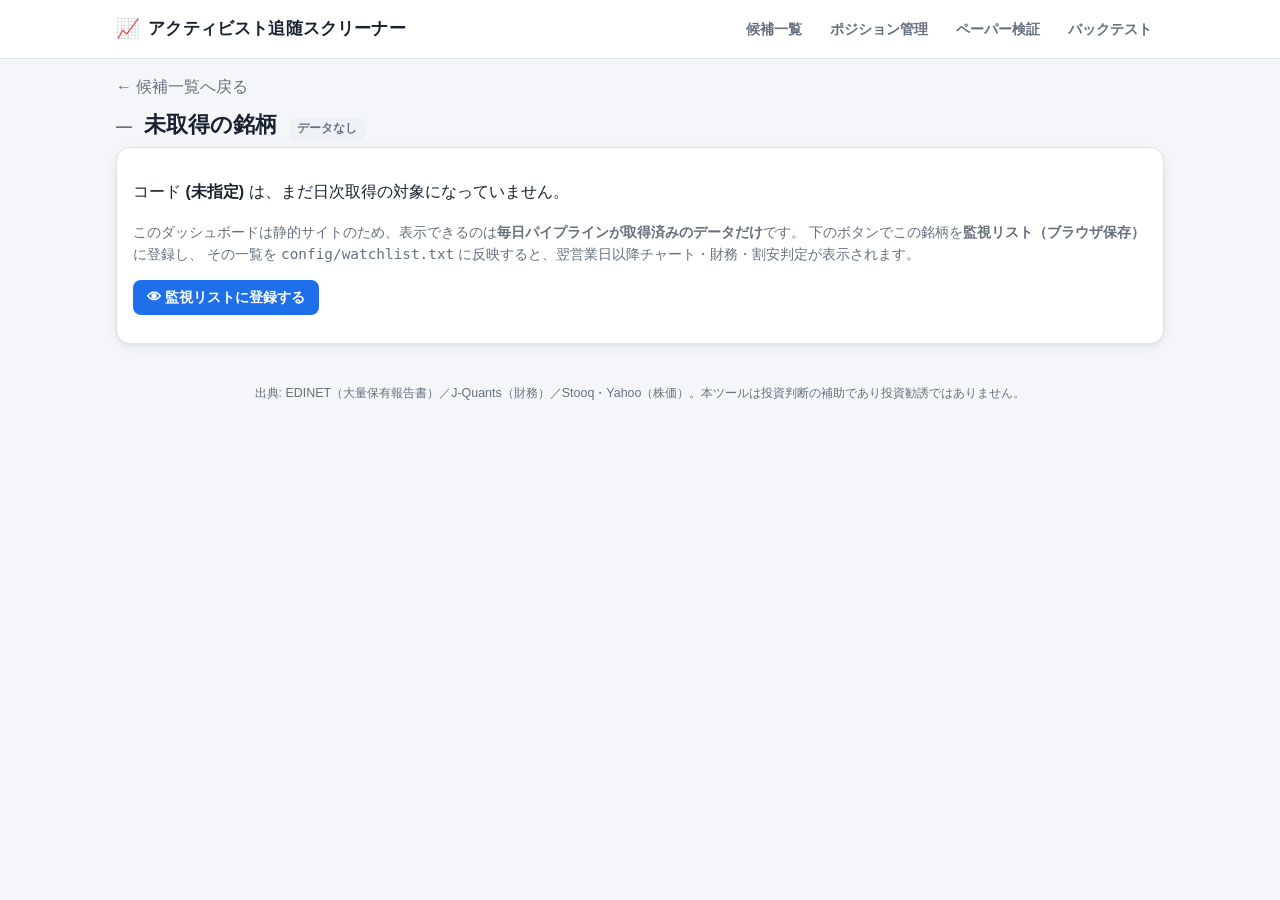
<file: docs/stock.html>
<!DOCTYPE html>
<html lang="ja">
<head>
  <meta charset="utf-8" />
  <meta name="viewport" content="width=device-width, initial-scale=1" />
  <title>銘柄詳細 | アクティビスト追随スクリーナー</title>
  <link rel="stylesheet" href="./css/styles.css" />
</head>
<body>
  <header class="appbar" id="appbar"></header>
  <main class="wrap">
    <div id="banner"></div>
    <div id="content"><div class="empty">読み込み中…</div></div>
    <p class="footer">出典: EDINET（大量保有報告書）／J-Quants（財務）／Stooq・Yahoo（株価）。本ツールは投資判断の補助であり投資勧誘ではありません。</p>
  </main>
  <script src="./js/app.js"></script>
  <script src="./js/detail.js"></script>
</body>
</html>
</file>
<file: docs/css/styles.css>
/* ===== デザイントークン（ライト） ===== */
:root {
  --bg: #f4f6f9;
  --surface: #ffffff;
  --surface-2: #eef1f6;
  --border: #dfe4ec;
  --text: #1a2130;
  --text-muted: #66707f;
  --accent: #1f6feb;
  --accent-weak: #e7f0ff;
  --good: #1a9e5f;
  --good-weak: #e2f5ea;
  --warn: #d98a00;
  --warn-weak: #fdf1dc;
  --bad: #d9463e;
  --bad-weak: #fbe6e5;
  --shadow: 0 1px 3px rgba(20, 30, 50, .08), 0 4px 16px rgba(20, 30, 50, .05);
  --radius: 14px;
  --maxw: 1080px;
}
@media (prefers-color-scheme: dark) {
  :root:not([data-theme="light"]) {
    --bg: #0d1117;
    --surface: #161b22;
    --surface-2: #1c232d;
    --border: #2b333d;
    --text: #e6edf3;
    --text-muted: #8b97a6;
    --accent: #4c8dff;
    --accent-weak: #17263f;
    --good: #3fb984;
    --good-weak: #12271d;
    --warn: #e0a53a;
    --warn-weak: #2a2213;
    --bad: #f0655d;
    --bad-weak: #2a1614;
    --shadow: 0 1px 3px rgba(0, 0, 0, .4), 0 6px 20px rgba(0, 0, 0, .3);
  }
}
:root[data-theme="dark"] {
  --bg: #0d1117;
  --surface: #161b22;
  --surface-2: #1c232d;
  --border: #2b333d;
  --text: #e6edf3;
  --text-muted: #8b97a6;
  --accent: #4c8dff;
  --accent-weak: #17263f;
  --good: #3fb984;
  --good-weak: #12271d;
  --warn: #e0a53a;
  --warn-weak: #2a2213;
  --bad: #f0655d;
  --bad-weak: #2a1614;
  --shadow: 0 1px 3px rgba(0, 0, 0, .4), 0 6px 20px rgba(0, 0, 0, .3);
}

* { box-sizing: border-box; }
html, body { margin: 0; padding: 0; }
body {
  background: var(--bg);
  color: var(--text);
  font-family: -apple-system, BlinkMacSystemFont, "Hiragino Sans", "Noto Sans JP", "Segoe UI", Roboto, sans-serif;
  line-height: 1.55;
  -webkit-text-size-adjust: 100%;
}
a { color: var(--accent); text-decoration: none; }
a:hover { text-decoration: underline; }

/* ===== ヘッダ ===== */
.appbar {
  position: sticky; top: 0; z-index: 20;
  background: var(--surface);
  border-bottom: 1px solid var(--border);
  backdrop-filter: saturate(1.4) blur(6px);
}
.appbar-inner {
  max-width: var(--maxw); margin: 0 auto; padding: 12px 16px;
  display: flex; align-items: center; gap: 12px; flex-wrap: wrap;
}
.brand { font-weight: 800; font-size: 1.05rem; letter-spacing: .01em; display: flex; align-items: center; gap: 8px; }
.brand .logo { font-size: 1.2rem; }
.nav { display: flex; gap: 4px; margin-left: auto; flex-wrap: wrap; }
.nav a {
  padding: 6px 12px; border-radius: 999px; color: var(--text-muted);
  font-size: .9rem; font-weight: 600;
}
.nav a.active { background: var(--accent-weak); color: var(--accent); }
.nav a:hover { text-decoration: none; background: var(--surface-2); }

.wrap { max-width: var(--maxw); margin: 0 auto; padding: 16px; }

/* ===== 概況タイル ===== */
.tiles { display: grid; grid-template-columns: repeat(auto-fit, minmax(150px, 1fr)); gap: 12px; margin-bottom: 16px; }
.tile { background: var(--surface); border: 1px solid var(--border); border-radius: var(--radius); padding: 14px 16px; box-shadow: var(--shadow); }
.tile .k { color: var(--text-muted); font-size: .78rem; font-weight: 600; }
.tile .v { font-size: 1.5rem; font-weight: 800; margin-top: 2px; }
.tile .sub { color: var(--text-muted); font-size: .75rem; }

/* ===== バナー ===== */
.banner { border-radius: var(--radius); padding: 10px 14px; font-size: .85rem; margin-bottom: 14px; border: 1px solid var(--border); }
.banner.sample { background: var(--warn-weak); border-color: var(--warn); color: var(--text); }
.banner.info { background: var(--accent-weak); border-color: var(--accent); }

/* ===== カード ===== */
.card { background: var(--surface); border: 1px solid var(--border); border-radius: var(--radius); box-shadow: var(--shadow); padding: 16px; margin-bottom: 16px; }
.card h2 { margin: 0 0 12px; font-size: 1rem; }
.section-title { font-size: .95rem; font-weight: 700; margin: 20px 0 10px; color: var(--text); }

/* ===== フィルタバー ===== */
.filters { display: flex; flex-wrap: wrap; gap: 10px 14px; align-items: center; margin-bottom: 12px; }
.filters label { font-size: .85rem; color: var(--text-muted); display: inline-flex; align-items: center; gap: 6px; }
.filters input[type="range"] { vertical-align: middle; }
.filters select, .filters input[type="number"], .field input, .field select {
  background: var(--surface); color: var(--text); border: 1px solid var(--border);
  border-radius: 8px; padding: 6px 8px; font-size: .9rem;
}

/* ===== テーブル ===== */
.table-scroll { overflow-x: auto; border-radius: var(--radius); border: 1px solid var(--border); }
table { width: 100%; border-collapse: collapse; background: var(--surface); font-size: .9rem; }
th, td { padding: 10px 12px; text-align: right; white-space: nowrap; border-bottom: 1px solid var(--border); }
th:first-child, td:first-child, th.l, td.l { text-align: left; }
thead th { background: var(--surface-2); color: var(--text-muted); font-size: .78rem; font-weight: 700; position: sticky; top: 0; cursor: pointer; user-select: none; }
tbody tr { cursor: pointer; }
tbody tr:hover { background: var(--surface-2); }
td.name { font-weight: 600; }
.muted { color: var(--text-muted); }

/* ===== バッジ ===== */
.badge { display: inline-block; padding: 2px 8px; border-radius: 999px; font-size: .72rem; font-weight: 700; }
.score-badge { min-width: 34px; text-align: center; color: #fff; }
.chip { display: inline-block; padding: 2px 8px; border-radius: 6px; font-size: .72rem; font-weight: 700; background: var(--surface-2); color: var(--text-muted); }
.chip.known { background: var(--accent-weak); color: var(--accent); }
.chip.new { background: var(--good-weak); color: var(--good); }
.chip.changed { background: var(--warn-weak); color: var(--warn); }
.chip.exit { background: var(--bad-weak); color: var(--bad); }
.chip.ok { background: var(--good-weak); color: var(--good); }
.chip.ng { background: var(--surface-2); color: var(--text-muted); }

/* ===== 詳細ページ ===== */
.detail-head { display: flex; align-items: baseline; gap: 12px; flex-wrap: wrap; margin-bottom: 4px; }
.detail-head .code { color: var(--text-muted); font-weight: 700; }
.detail-head h1 { font-size: 1.4rem; margin: 0; }
.metrics { display: grid; grid-template-columns: repeat(auto-fit, minmax(140px, 1fr)); gap: 12px; }
.metric { background: var(--surface-2); border-radius: 10px; padding: 12px; }
.metric .k { font-size: .75rem; color: var(--text-muted); font-weight: 600; }
.metric .v { font-size: 1.25rem; font-weight: 800; }

/* 買い目安ヒーロー（コードを開いた時に一番上に大きく出す） */
.buy-guide { display: flex; flex-wrap: wrap; gap: 14px 22px; align-items: center; justify-content: space-between;
  border: 1px solid var(--border); border-radius: 12px; padding: 14px 18px; margin-bottom: 14px; background: var(--surface-2); }
.buy-guide .bg-k { font-size: .72rem; color: var(--text-muted); letter-spacing: .04em; font-weight: 600; }
.buy-guide .bg-price { font-size: 1.7rem; font-weight: 800; line-height: 1.15; }
.buy-guide .bg-ideal { font-size: .78rem; color: var(--text-muted); margin-top: 2px; }
.buy-guide .bg-action-wrap { text-align: right; max-width: 46ch; }
.buy-guide .bg-action { font-size: 1.02rem; font-weight: 700; }
.buy-guide .bg-sub { font-size: .8rem; color: var(--text-muted); margin-top: 3px; }
.buy-guide.bg-good { background: var(--good-weak); border-color: var(--good); }
.buy-guide.bg-good .bg-price, .buy-guide.bg-good .bg-action { color: var(--good); }
.buy-guide.bg-warn { background: var(--warn-weak); border-color: var(--warn); }
.buy-guide.bg-warn .bg-action { color: var(--warn); }
.buy-guide.bg-bad { background: var(--bad-weak); border-color: var(--bad); }
.buy-guide.bg-bad .bg-action { color: var(--bad); }
@media (max-width: 560px) { .buy-guide .bg-action-wrap { text-align: left; } .buy-guide .bg-price { font-size: 1.45rem; } }

.linkbtn { background: none; border: none; color: var(--accent); cursor: pointer; font-size: .85rem; padding: 0; text-decoration: underline; }
.reasons { list-style: none; padding: 0; margin: 0; }
.reasons li { padding: 8px 12px; background: var(--good-weak); border-left: 3px solid var(--good); border-radius: 6px; margin-bottom: 6px; font-size: .9rem; }
.kv { display: grid; grid-template-columns: max-content 1fr; gap: 6px 16px; font-size: .9rem; }
.kv dt { color: var(--text-muted); }
.kv dd { margin: 0; font-weight: 600; }

/* ===== ボタン・フォーム ===== */
.btn { display: inline-flex; align-items: center; gap: 6px; background: var(--accent); color: #fff; border: none; border-radius: 8px; padding: 8px 14px; font-weight: 700; font-size: .9rem; cursor: pointer; }
.btn:hover { filter: brightness(1.05); text-decoration: none; }
.btn.secondary { background: var(--surface-2); color: var(--text); border: 1px solid var(--border); }
.btn.small { padding: 4px 10px; font-size: .8rem; }
.field { display: flex; flex-direction: column; gap: 4px; }
.field label { font-size: .78rem; color: var(--text-muted); font-weight: 600; }
.form-grid { display: grid; grid-template-columns: repeat(auto-fit, minmax(120px, 1fr)); gap: 12px; align-items: end; }

.star { cursor: pointer; color: var(--text-muted); font-size: 1.1rem; }
.star.on { color: var(--warn); }

.empty { text-align: center; color: var(--text-muted); padding: 40px 16px; }
.footer { text-align: center; color: var(--text-muted); font-size: .78rem; padding: 24px 16px 40px; }
.pl-pos { color: var(--good); font-weight: 700; }
.pl-neg { color: var(--bad); font-weight: 700; }

canvas { max-width: 100%; }

/* ===== 価格チャート周り ===== */
.filing-summary { display: grid; grid-template-columns: repeat(auto-fit, minmax(120px, 1fr)); gap: 10px; margin-bottom: 8px; }
.fs-item { background: var(--surface-2); border-radius: 10px; padding: 10px 12px; }
.fs-item .k { font-size: .72rem; color: var(--text-muted); font-weight: 600; }
.fs-item .v { font-size: 1.15rem; font-weight: 800; }
.chart-scroll { width: 100%; overflow-x: auto; }
.chart-scroll svg { min-width: 520px; display: block; }
.legend { display: flex; flex-wrap: wrap; gap: 14px; margin-top: 10px; font-size: .78rem; color: var(--text-muted); }
.legend .lg { display: inline-flex; align-items: center; gap: 6px; }
.legend .sw { width: 16px; height: 3px; border-radius: 2px; display: inline-block; }
.legend .sw.dash { background-image: repeating-linear-gradient(90deg, currentColor 0 4px, transparent 4px 7px); }

/* ===== サブスコア横棒 ===== */
.bars { display: flex; flex-direction: column; gap: 6px; }
.bar-row { display: grid; grid-template-columns: 92px 1fr 28px; align-items: center; gap: 8px; font-size: .82rem; }
.bar-row .bl { color: var(--text-muted); }
.bar-row .bt { background: var(--surface-2); border-radius: 6px; height: 10px; overflow: hidden; }
.bar-row .bf { display: block; height: 100%; background: var(--accent); border-radius: 6px; }
.bar-row .bv { text-align: right; font-weight: 700; color: var(--text-muted); }

@media (max-width: 640px) {
  .nav a { padding: 6px 10px; font-size: .82rem; }
  .brand { font-size: .95rem; }
}
</file>
